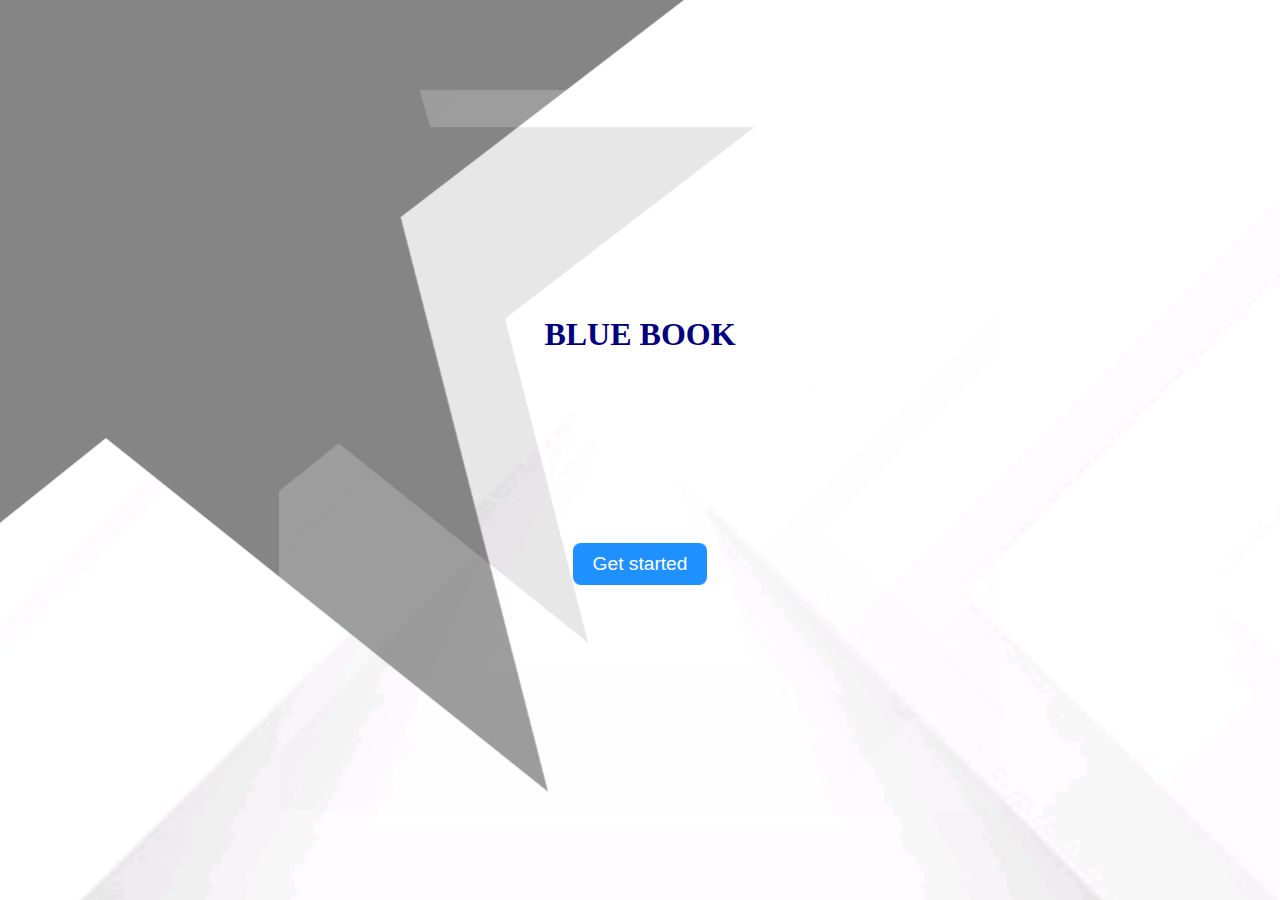
<file: intro.html>
<!DOCTYPE html>
<html lang="en">
<head>
    <meta charset="UTF-8">
    <meta name="viewport" content="width=device-width, initial-scale=1.0">
    <title>Blue Book</title>
    <style>
   
* {
    margin: 0;
    padding: 0;
    box-sizing: border-box;
}

.container {
    position: relative;
    width: 100%;
    height: 100vh;
    background: url("images/star.jpg");
    background-position: center;
    background-repeat: no-repeat;
    background-size: cover;
    display: flex;
    flex-direction: column;
    justify-content: center;
    align-items: center;
}


.background-star {
    position: absolute;
    width: 80%;
    height: 80%;
    background: url('images/star.jpg') no-repeat center;
    background-size: contain;
    opacity: 0.2;
}


.title {
    font-size: 2rem;
    font-weight: bold;
    color: navy;
    z-index: 1;
}

.get-started {
    margin-top: 190px;
    padding: 10px 20px;
    font-size: 1.2rem;
    color: white;
    background-color: dodgerblue;
    border: none;
    border-radius: 8px;
    cursor: pointer;
    transition: 0.3s;
    z-index: 1;
}

.get-started:hover {
    background-color: deepskyblue;
}

@media (max-width: 768px) {
    .title {
        font-size: 1.5rem;
    }

    .get-started {
        font-size: 1rem;
        padding: 8px 16px;
    }
}
    </style>
</head>
<body>
    <div class="container">
        <div class="background-star"></div>
        <h1 class="title">BLUE BOOK</h1>
        <button class="get-started">Get started</button>
    </div>
    <script>
        document.querySelector(".get-started").addEventListener("click", function() {
            window.location.href = "base/signup.html";
        });
    </script>
</body>
</html>
</file>
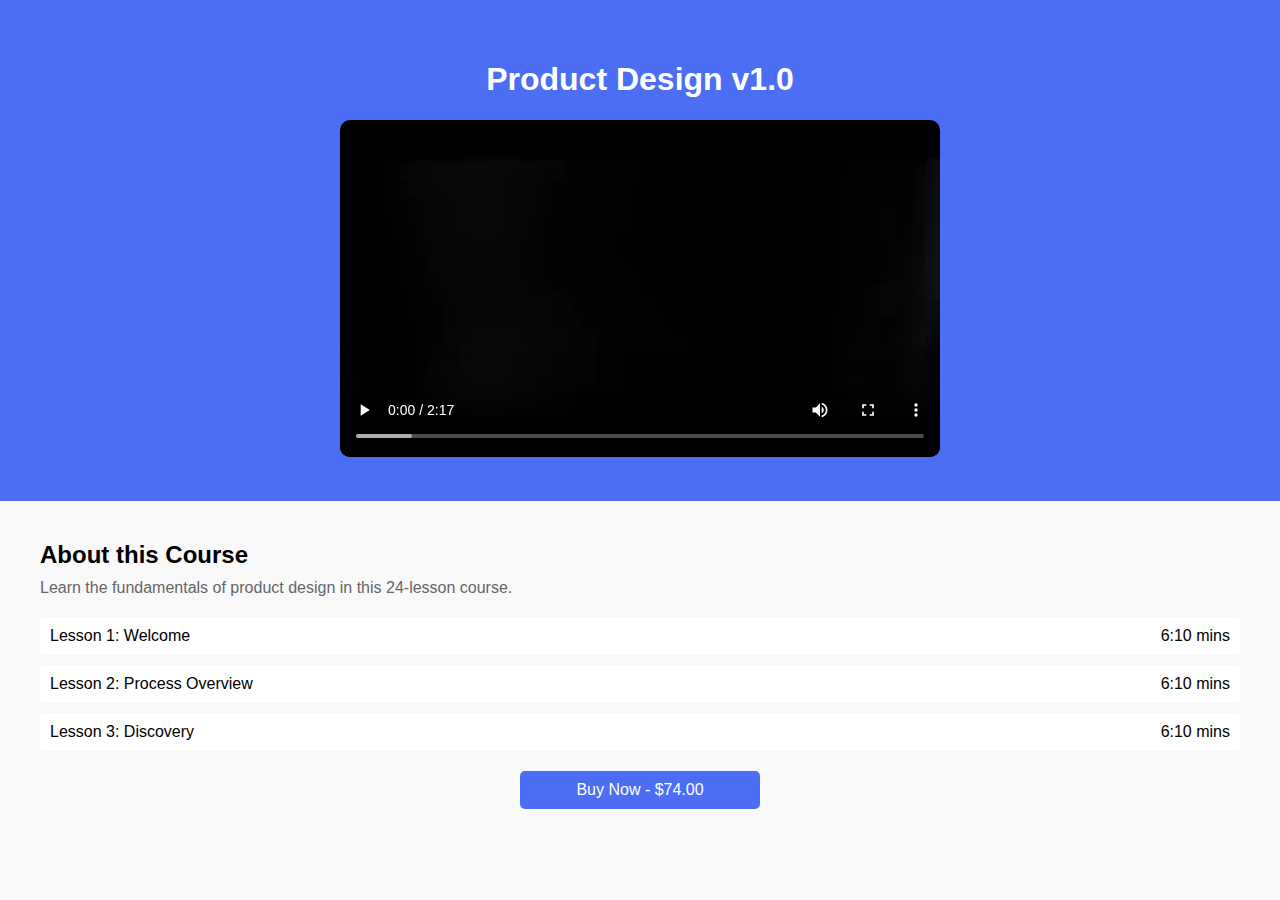
<file: base/course-detail.html>
<!DOCTYPE html>
<html lang="en">
<head>
  <meta charset="UTF-8">
  <meta name="viewport" content="width=device-width, initial-scale=1.0">
  <title>Course Details</title>
  <style>
    body {
      font-family: Arial, sans-serif;
      margin: 0;
      padding: 0;
      background-color: #f9f9f9;
    }

    .video-container {
      background: #4c6ef5;
      padding: 20px;
      color: white;
      text-align: center;
    }

    .video-container video {
      width: 100%;
      max-width: 600px;
      border-radius: 10px;
    }

    .details {
      padding: 20px;
      border-top-right-radius: 10px;
      border-top-left-radius: 10px;
    }

    .details h2 {
      margin: 0 0 10px;
      font-size: 24px;
    }

    .details p {
      margin: 0 0 20px;
      color: #666;
      font-size: 16px;
    }

    .lessons {
      list-style: none;
      padding: 0;
    }

    .lessons li {
      background: white;
      margin: 10px 0;
      padding: 10px;
      border-radius: 5px;
      display: flex;
      justify-content: space-between;
      align-items: center;
    }

    .buy-btn {
      display: block;
      margin: 20px auto;
      padding: 10px 20px;
      background: #4c6ef5;
      color: white;
      text-align: center;
      border-radius: 5px;
      text-decoration: none;
      font-size: 16px;
      max-width: 200px;
    }

    span{
      cursor: pointer;
    }

    @media (min-width: 768px) {
      .video-container {
        padding: 40px;
      }

      .details {
        padding: 40px;
      }
    }
  </style>
</head>
<body>
  <div class="video-container">
    <h1>Product Design v1.0</h1>
    <video controls>
      <source src="../images/XXXTENTACION_-_MOONLIGHT__OFFICIAL_MUSIC_VIDEO_(360p).mp4" type="video/mp4">
      Your browser does not support video.
    </video>
  </div>
  <div class="details">
    <h2>About this Course</h2>
    <p>Learn the fundamentals of product design in this 24-lesson course.</p>
    <ul class="lessons">
      <li>
        <span class="next">Lesson 1: Welcome</span>
        <span>6:10 mins</span>
      </li>
      <li>
        <span class="nxt">Lesson 2: Process Overview</span>
        <span>6:10 mins</span>
      </li>
      <li>
        <span class="net">Lesson 3: Discovery</span>
        <span>6:10 mins</span>
      </li>
    </ul>
    <a href="#" class="buy-btn">Buy Now - $74.00</a>
  </div>
  <script>
    document.querySelector(".buy-btn").addEventListener("click", function() {
        window.location.href = "404.html";
    });

    document.querySelector(".net").addEventListener("click", function() {
        window.location.href = "no-video.html";
    });

    document.querySelector(".nxt").addEventListener("click", function() {
        window.location.href = "no-video.html";
    });

    document.querySelector(".next").addEventListener("click", function() {
      window.location.href = "no-video.html";
  });
</script>
</body>
</html>
</file>
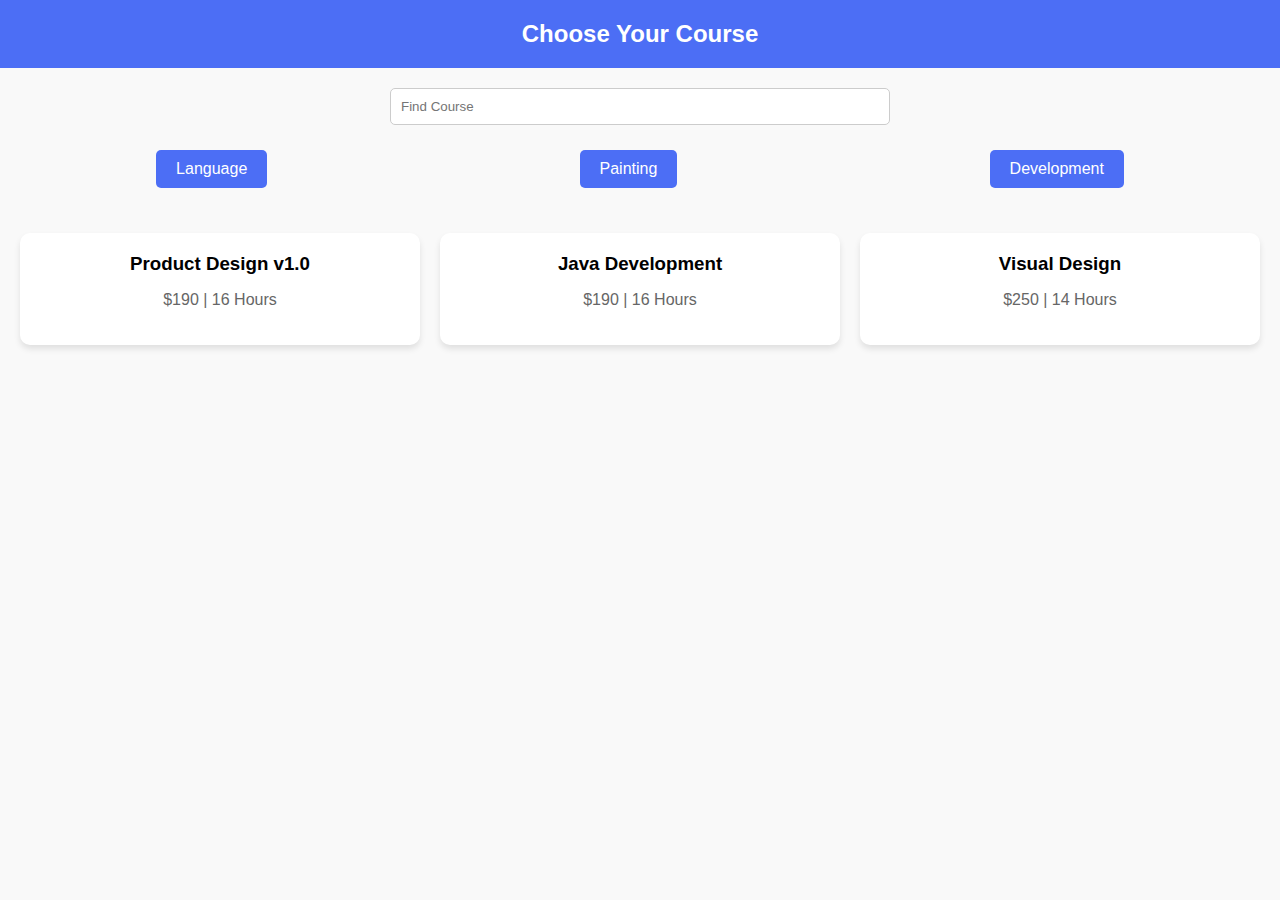
<file: base/course-select.html>
<!DOCTYPE html>
<html lang="en">
<head>
  <meta charset="UTF-8">
  <meta name="viewport" content="width=device-width, initial-scale=1.0">
  <title>Course Selection</title>
  <style>
    body {
      font-family: Arial, sans-serif;
      margin: 0;
      padding: 0;
      background-color: #f9f9f9;
    }

    header {
      padding: 20px;
      text-align: center;
      font-size: 24px;
      font-weight: bold;
      background-color: #4c6ef5;
      color: white;
    }

    .search-bar {
      display: flex;
      justify-content: center;
      margin: 20px;
    }

    .search-bar input {
      width: 90%;
      max-width: 500px;
      padding: 10px;
      border: 1px solid #ccc;
      border-radius: 5px;
    }

    .categories {
      display: flex;
      justify-content: space-around;
      margin: 20px 0;
      flex-wrap: wrap;
    }

    .categories div {
      background-color: #4c6ef5;
      color: white;
      padding: 10px 20px;
      border-radius: 5px;
      cursor: pointer;
      margin: 5px;
    }

    .courses {
      display: grid;
      grid-template-columns: repeat(auto-fit, minmax(280px, 1fr));
      gap: 20px;
      padding: 20px;
    }

    .course-card {
      background: white;
      border-radius: 10px;
      box-shadow: 0 4px 6px rgba(0, 0, 0, 0.1);
      padding: 20px;
      text-align: center;
    }

    .course-card h3 {
      margin: 0 0 10px;
    }

    h3{
      cursor: pointer;
    }

    .course-card p {
      color: #666;
    }
  </style>
</head>
<body>
  <header>Choose Your Course</header>
  <div class="search-bar">
    <input type="search" placeholder="Find Course">
  </div>
  <div class="categories">
    <div>Language</div>
    <div>Painting</div>
    <div>Development</div>
  </div>
  <div class="courses">
    <div class="course-card">
      <h3 class="next">Product Design v1.0</h3>
      <p>$190 | 16 Hours</p>
    </div>
    <div class="course-card">
      <h3>Java Development</h3>
      <p>$190 | 16 Hours</p>
    </div>
    <div class="course-card">
      <h3>Visual Design</h3>
      <p>$250 | 14 Hours</p>
    </div>
  </div>
  <script>
    document.querySelector(".next").addEventListener("click", function() {
        window.location.href = "course-detail.html";
    });
</script>
</body>
</html>
</file>
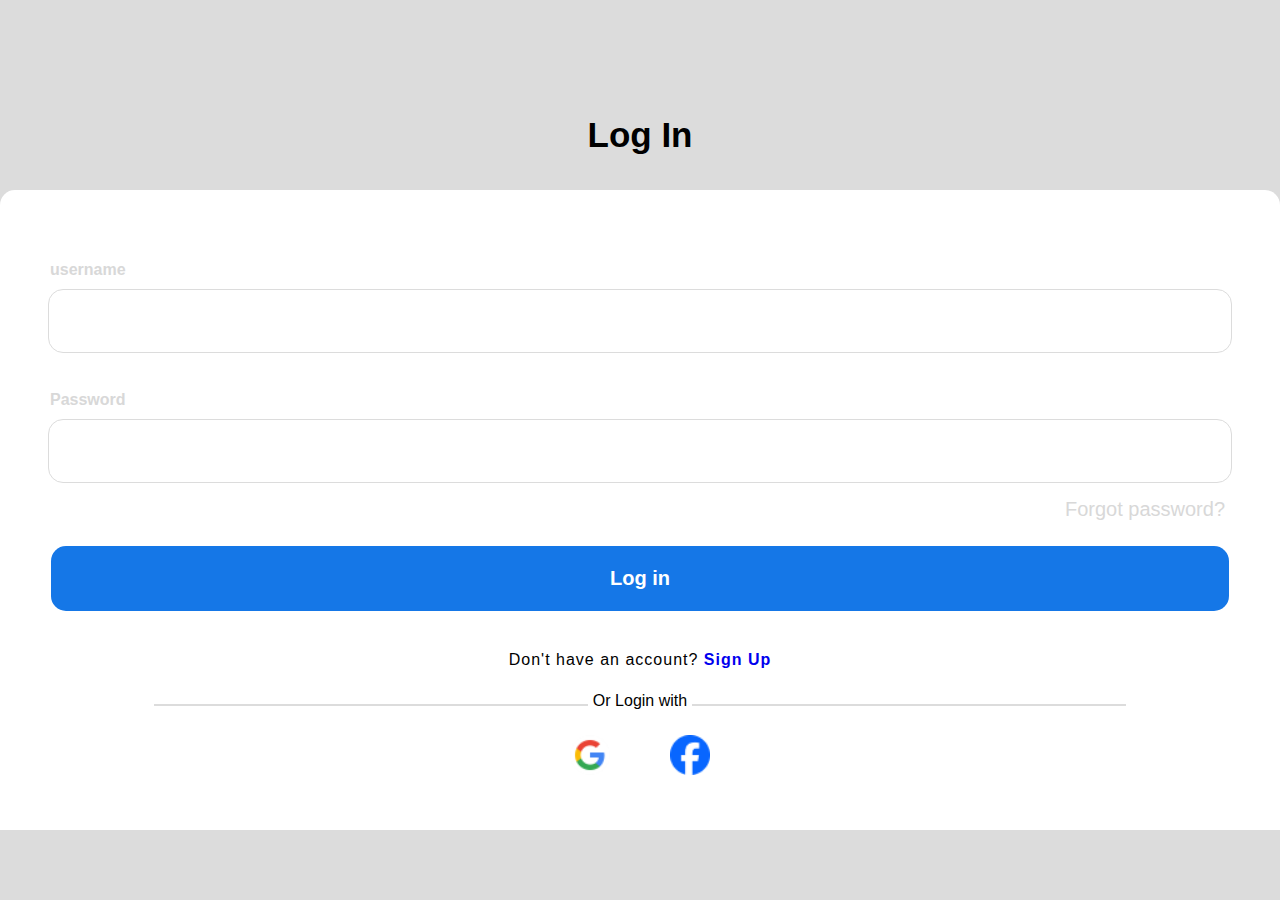
<file: base/login.html>
<!DOCTYPE html>
<html lang="en">
<head>
    <meta charset="UTF-8">
    <meta name="viewport" content="width=device-width, initial-scale=1.0">
    <title>Blue Book | Login</title>
    <link rel="stylesheet" href="../styles/login.css">
</head>
<script>
    function signUp() {
        let name = document.getElementById("username").value;
        let email = document.getElementById("email").value;
        let password = document.getElementById("password").value;

        if (name.trim() === "" || password.trim() === "") {
            alert("Please fill in all fields.");
            return;
        }

        // Store only the name in localStorage for the dashboard display
        localStorage.setItem("userName", name);

        // Redirect to the dashboard
        window.location.href = "index.html";
    }
</script>
</script>
<body>
    <header class="header">
        <p class="logo"><br><br><strong>Log In</strong></p>
    </header>
    <main>
        <br><br>
        <form method="post">
            <label for="username">username</label>
            <input type="text" name="username" id="username" required>
            <br>
            <br>

            <label for="password">Password</label>
            <input type="password" name="password" id="password" required>
            <br>

            <div class="forgot-password">Forgot password?</div><br>

            <button type="submit">Log in</button>
        </form>

        <div class="create-account">Don't have an account? <span><a class="next" href="#">Sign Up</a></span></div>

        <div class="or">
            <div class="line"></div> Or Login with <div class="line"></div>
        </div>

        <div class="other-login">
            <a href="https://google.com/"><img src="../assets/gmail.png" alt="google"></a>
            <a href="https://facebook.com/"><img src="../assets/facebook.png" alt="facebook"></a>
        </div>
    </main>
    <script>
        document.querySelector(".next").addEventListener("click", function() {
            window.location.href = "signup.html";
        });
    </script>
</body>
</html>
</file>
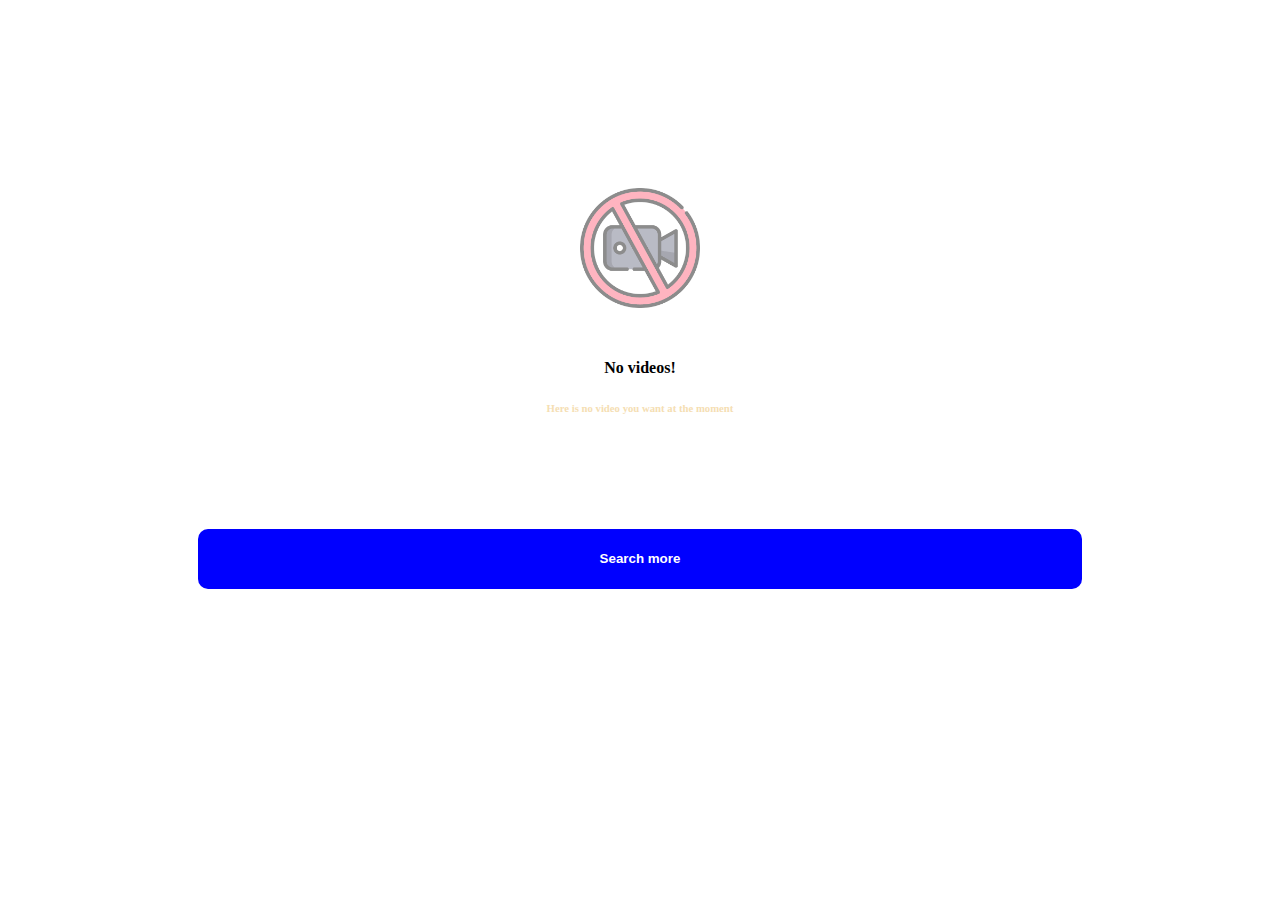
<file: base/no-video.html>
<!DOCTYPE html>

<html>
<head>
  <meta http-equiv="CONTENT-TYPE" content="text/html; charset=UTF-8">
  <title>no video!</title>
  <style>
  body{
    background: #fff;
    color: #000;
  }
  .container{
    width: 100%;
    height: 100vh;
    background: transparent;
    text-align: center;
  }
  h1{
    font-size: 16px;
  }
  h6{
    color: wheat;
  }
  
  button{
    width: 70%;
    height: 60px;
    border: none;
    background: blue;
    border-radius: 10px;
    color: #fff;
    font-weight: 600;
    cursor: pointer;
    transition: .5s ease-in-out;
  }
  button:hover{
    background: skyblue;
    color: #000;
    font-size: 15px;
  }

  img{
    height: 120px;
    width: 120px;
    opacity: 45%;
  }
  </style>
</head>
<body>
  <body>
    
    <div class="container">
      <br>
      <br>
      <br>
      <br>
      <br>
      <br>
      <br>
      <br>
      <br>
      <br>      
      <img src="no-videos.png">
      <br>
      <br>
      <br>
      <h1>No videos!</h1>
      <h6>Here is no video you want at the moment</h6>
      <br>
      <br>
      <br>
      <br>
      <br>
      <button type="submit">Search more</button>
    </div>
  </body>
</body>
</html>
</file>
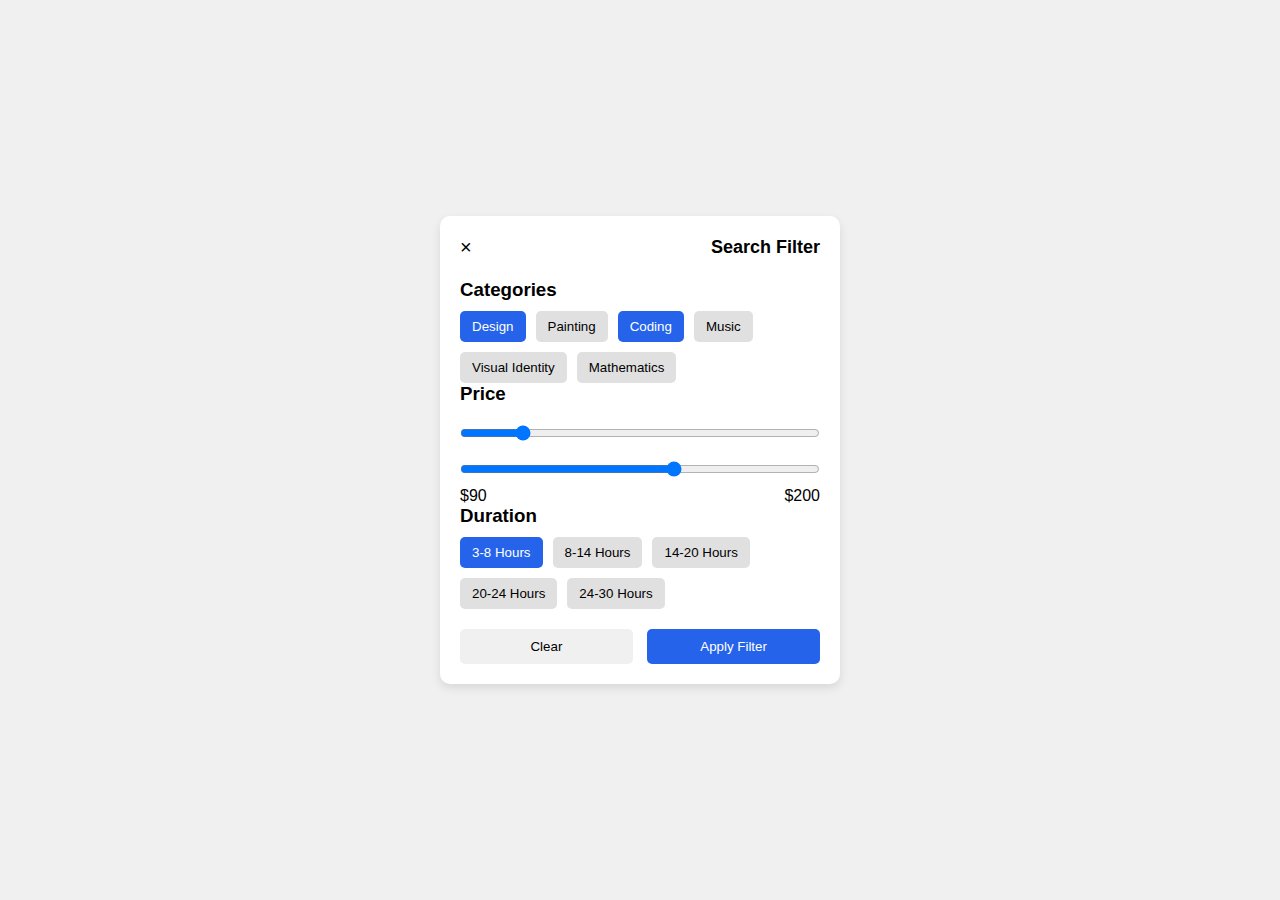
<file: base/search-filter.html>
<!DOCTYPE html>
<html lang="en">
<head>
    <meta charset="UTF-8">
    <meta name="viewport" content="width=device-width, initial-scale=1.0">
    <title>Search Filter</title>
    <style>
    * {
    margin: 0;
    padding: 0;
    box-sizing: border-box;
    font-family: 'Arial', sans-serif;
}

body {
    display: flex;
    justify-content: center;
    align-items: center;
    height: 100vh;
    background-color: #f0f0f0;
}

.filter-container {
    background: white;
    padding: 20px;
    width: 90%;
    max-width: 400px;
    border-radius: 10px;
    box-shadow: 0 4px 10px rgba(0, 0, 0, 0.1);
}

.filter-header {
    display: flex;
    justify-content: space-between;
    align-items: center;
    margin-bottom: 20px;
}

.close-btn {
    font-size: 20px;
    cursor: pointer;
}

h2 {
    font-size: 18px;
}

.filter-section h3 {
    margin-bottom: 10px;
}

.categories, .durations {
    display: flex;
    flex-wrap: wrap;
    gap: 10px;
}

.category, .duration {
    padding: 8px 12px;
    border: none;
    border-radius: 5px;
    background: #e0e0e0;
    cursor: pointer;
    transition: 0.3s;
}

.category.active, .duration.active {
    background: #2563eb;
    color: white;
}

.price-slider {
    display: flex;
    flex-direction: column;
    align-items: center;
    position: relative;
}

.price-slider input {
    width: 100%;
    margin: 10px 0;
}

.price-values {
    display: flex;
    justify-content: space-between;
    width: 100%;
}

.filter-actions {
    display: flex;
    justify-content: space-between;
    margin-top: 20px;
}

.clear-btn, .apply-btn {
    width: 48%;
    padding: 10px;
    border: none;
    cursor: pointer;
    border-radius: 5px;
}

.clear-btn {
    background: #f0f0f0;
}

.apply-btn {
    background: #2563eb;
    color: white;
}
    </style>
</head>
<body>

    <div class="filter-container">
        <div class="filter-header">
            <span class="close-btn">&times;</span>
            <h2>Search Filter</h2>
        </div>

        <div class="filter-section">
            <h3>Categories</h3>
            <div class="categories">
                <button class="category active">Design</button>
                <button class="category">Painting</button>
                <button class="category active">Coding</button>
                <button class="category">Music</button>
                <button class="category">Visual Identity</button>
                <button class="category">Mathematics</button>
            </div>
        </div>

        <div class="filter-section">
            <h3>Price</h3>
            <div class="price-slider">
                <input type="range" min="50" max="300" value="90" id="price-min">
                <input type="range" min="50" max="300" value="200" id="price-max">
                <div class="price-values">
                    <span id="min-value">$90</span>
                    <span id="max-value">$200</span>
                </div>
            </div>
        </div>

        <div class="filter-section">
            <h3>Duration</h3>
            <div class="durations">
                <button class="duration active">3-8 Hours</button>
                <button class="duration">8-14 Hours</button>
                <button class="duration">14-20 Hours</button>
                <button class="duration">20-24 Hours</button>
                <button class="duration">24-30 Hours</button>
            </div>
        </div>

        <div class="filter-actions">
            <button class="clear-btn">Clear</button>
            <button class="apply-btn">Apply Filter</button>
        </div>
    </div>

    <script>
    document.addEventListener("DOMContentLoaded", function () {
    // Toggle category selection
    document.querySelectorAll(".category").forEach(button => {
        button.addEventListener("click", () => {
            button.classList.toggle("active");
        });
    });

    // Toggle duration selection
    document.querySelectorAll(".duration").forEach(button => {
        button.addEventListener("click", () => {
            document.querySelectorAll(".duration").forEach(btn => btn.classList.remove("active"));
            button.classList.add("active");
        });
    });

    // Price range slider functionality
    const minPrice = document.getElementById("price-min");
    const maxPrice = document.getElementById("price-max");
    const minValueDisplay = document.getElementById("min-value");
    const maxValueDisplay = document.getElementById("max-value");

    minPrice.addEventListener("input", () => {
        if (parseInt(minPrice.value) >= parseInt(maxPrice.value)) {
            minPrice.value = maxPrice.value - 10;
        }
        minValueDisplay.innerText = `$${minPrice.value}`;
    });

    maxPrice.addEventListener("input", () => {
        if (parseInt(maxPrice.value) <= parseInt(minPrice.value)) {
            maxPrice.value = parseInt(minPrice.value) + 10;
        }
        maxValueDisplay.innerText = `$${maxPrice.value}`;
    });

    // Clear button functionality
    document.querySelector(".clear-btn").addEventListener("click", () => {
        document.querySelectorAll(".category, .duration").forEach(button => button.classList.remove("active"));
        minPrice.value = 90;
        maxPrice.value = 200;
        minValueDisplay.innerText = "$90";
        maxValueDisplay.innerText = "$200";
    });
});

     document.querySelector(".apply-btn").addEventListener("click", function() {
            window.location.href = "index.html";
        });
    </script>
</body>
</html>
</file>
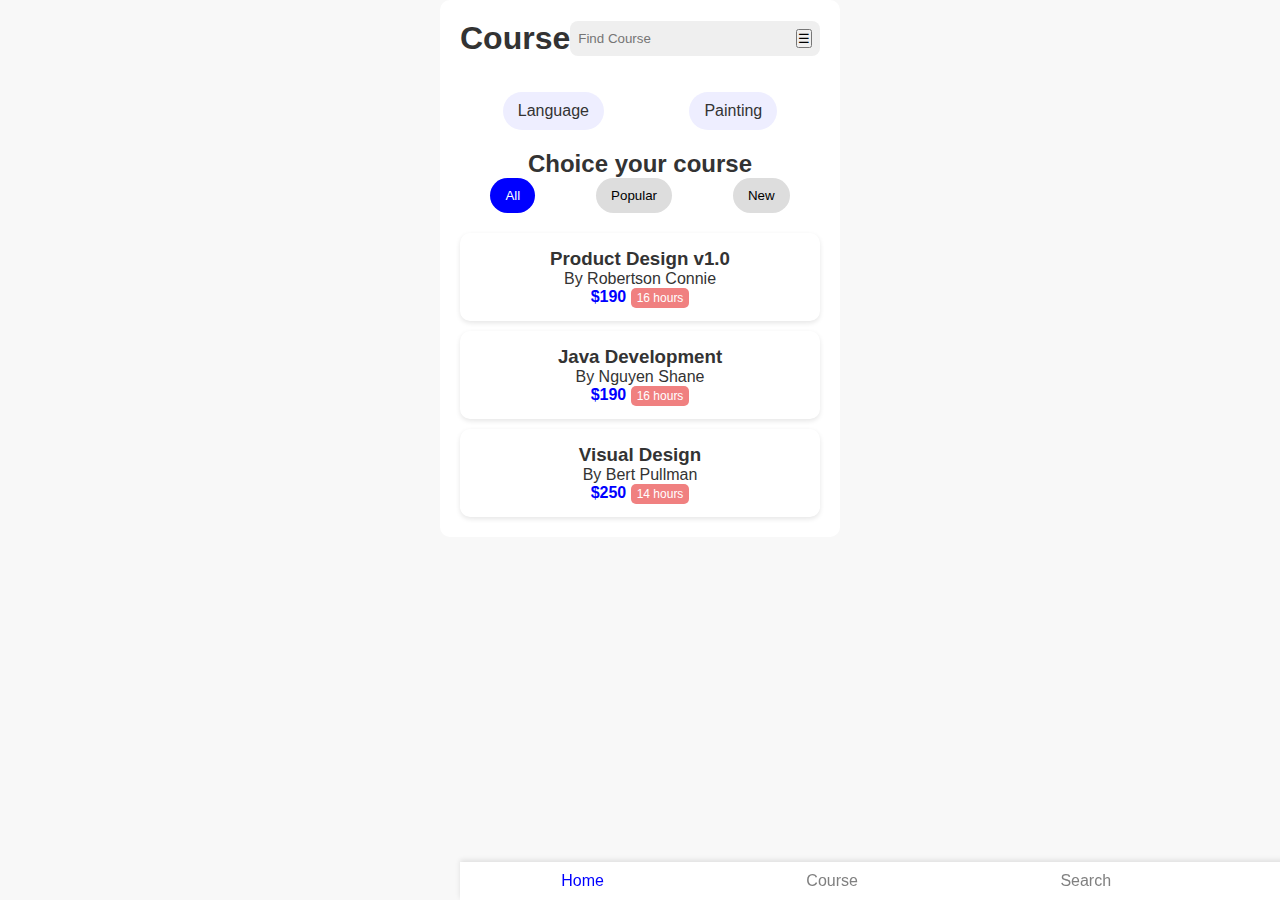
<file: base/second-main.html>
<!DOCTYPE html>
<html lang="en">
<head>
    <meta charset="UTF-8">
    <meta name="viewport" content="width=device-width, initial-scale=1.0">
    <title>Online Learning App</title>
    <style>
  * {
    margin: 0;
    padding: 0;
    box-sizing: border-box;
    font-family: Arial, sans-serif;
}

body {
    background-color: #f8f8f8;
    color: #333;
    text-align: center;
}

.container {
    max-width: 400px;
    margin: auto;
    background: white;
    padding: 20px;
    border-radius: 10px;
}

header {
    display: flex;
    justify-content: space-between;
    align-items: center;
    padding-bottom: 15px;
}

.search-bar {
    display: flex;
    width: 100%;
    background: #efefef;
    padding: 8px;
    border-radius: 8px;
}

.search-bar input {
    flex: 1;
    border: none;
    background: none;
    outline: none;
}

.categories {
    display: flex;
    justify-content: space-around;
    margin: 20px 0;
}

.category {
    background: #eef;
    padding: 10px 15px;
    border-radius: 20px;
    cursor: pointer;
}

.filters {
    display: flex;
    justify-content: space-around;
    margin-bottom: 20px;
}

.filter-btn {
    background: #ddd;
    border: none;
    padding: 10px 15px;
    border-radius: 20px;
    cursor: pointer;
}

.filter-btn.active {
    background: blue;
    color: white;
}

.course-list {
    display: flex;
    flex-direction: column;
    gap: 10px;
}

.course {
    background: #fff;
    padding: 15px;
    border-radius: 10px;
    box-shadow: 0 2px 5px rgba(0, 0, 0, 0.1);
}

.price {
    color: blue;
    font-weight: bold;
}

.duration {
    background: lightcoral;
    padding: 3px 6px;
    border-radius: 5px;
    font-size: 12px;
    color: white;
}

.bottom-nav {
    display: flex;
    justify-content: space-around;
    position: fixed;
    bottom: 0;
    width: 100%;
    background: white;
    padding: 10px 0;
    box-shadow: 0 -2px 5px rgba(0, 0, 0, 0.1);
}

.bottom-nav a {
    text-decoration: none;
    color: gray;
}

.bottom-nav a.active {
    color: blue;
}
  </style>
</head>
<body>
    <div class="container">
        <header>
            <h1>Course</h1>
            <div class="search-bar">
                <input type="search" id="search" placeholder="Find Course">
                <button id="filter-btn">☰</button>
            </div>
        </header>

        <section class="categories">
            <div class="category">Language</div>
            <div class="category">Painting</div>
        </section>

        <section class="courses">
            <h2>Choice your course</h2>
            <div class="filters">
                <button class="filter-btn active" data-filter="all">All</button>
                <button class="filter-btn" data-filter="popular">Popular</button>
                <button class="filter-btn" data-filter="new">New</button>
            </div>

            <div class="course-list">
                <div class="course" data-category="popular">
                    <h3>Product Design v1.0</h3>
                    <p>By Robertson Connie</p>
                    <span class="price">$190</span>
                    <span class="duration">16 hours</span>
                </div>
                <div class="course" data-category="new">
                    <h3>Java Development</h3>
                    <p>By Nguyen Shane</p>
                    <span class="price">$190</span>
                    <span class="duration">16 hours</span>
                </div>
                <div class="course" data-category="popular">
                    <h3>Visual Design</h3>
                    <p>By Bert Pullman</p>
                    <span class="price">$250</span>
                    <span class="duration">14 hours</span>
                </div>
            </div>
        </section>

        <nav class="bottom-nav">
            <a href="#" class="active">Home</a>
            <a href="#">Course</a>
            <a href="#">Search</a>
            <a href="#">Message</a>
            <a href="#">Account</a>
        </nav>
    </div>

    <script>
  document.addEventListener("DOMContentLoaded", function () {
    const filterButtons = document.querySelectorAll(".filter-btn");
    const courses = document.querySelectorAll(".course");

    filterButtons.forEach(button => {
        button.addEventListener("click", function () {
            document.querySelector(".filter-btn.active").classList.remove("active");
            this.classList.add("active");

            const filter = this.getAttribute("data-filter");

            courses.forEach(course => {
                if (filter === "all" || course.getAttribute("data-category") === filter) {
                    course.style.display = "block";
                } else {
                    course.style.display = "none";
                }
            });
        });
    });
});
  </script>
</body>
</html>
</file>
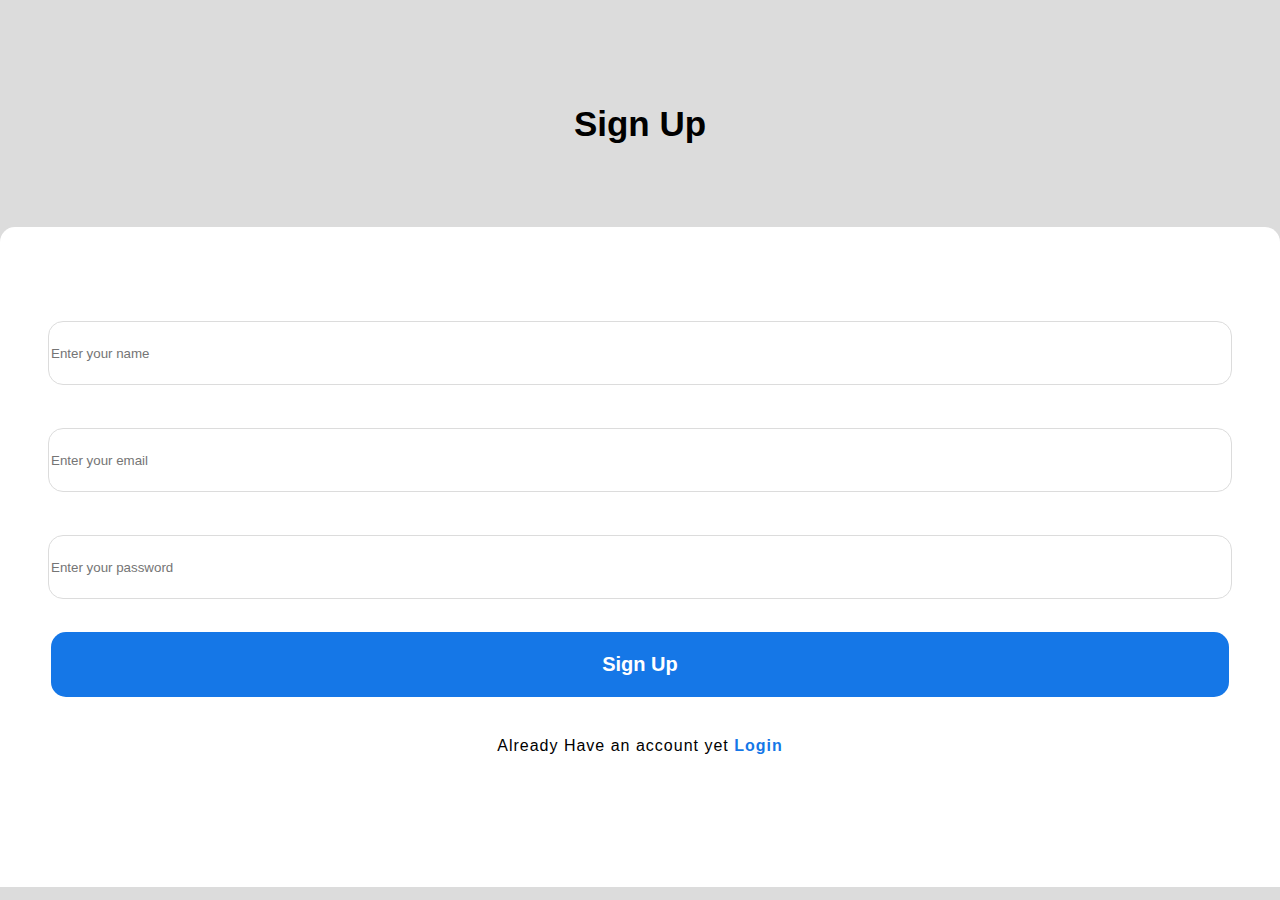
<file: base/signup.html>
<!DOCTYPE html>
<html lang="en">
<head>
    <meta charset="UTF-8">
    <meta name="viewport" content="width=device-width, initial-scale=1.0">
    <title>Sign Up</title>
    <style>
        body{
            background: gainsboro;
            font-family: Arial, sans-serif;
            margin: 0;
            padding: 0;
        }
        
        .header{
            width: 100%;
            height: 25%;
            color: #000;
        }
        
        .header h2{
            font-size: 35px;
            justify-content: center;
            text-align: center;
            margin-top: 50px;
        }
        
        main{
            height: 645px;
            background: #fff;
            border: none;
            border-top-left-radius: 15px;
            border-top-right-radius: 15px;
            justify-content: center;
            text-align: center;
            align-items: center;
            padding: 15px 20px 0;
        }
        
        label{
            font-family: 'poppins', sans-serif;
            color: rgb(216, 216, 216);
            display: block;
            font-weight: bold;
            float: left;
            margin-left: 30px;
            margin-top: 20px;
            margin-bottom: 10px;
        }
        
        input{
            margin-top: 25px;
            width: 95%;
            height: 60px;
            border: 1px solid gainsboro;
            border-radius: 15px;
        }
        
        input:hover{
            border: 1px solid gainsboro;
        }
        
        .forgot-password{
            float: right;
            margin-top: 15px;
            margin-bottom: 10px;
            margin-right: 35px;
            color: rgb(216, 216, 216);
            font-size: 20px;
            cursor: pointer;
            transition: .5s ease-in-out;
        }
        
        .forgot-password:hover{
            color: #1577e7;
        }
        
        button{
            width: 95%;
            height: 65px;
            margin-top: 15px;
            border: none;
            border-radius: 15px;
            outline: none;
            font-size: 20px;
            font-weight: bold;
            color: white;
            background: #1577e7;
            cursor: pointer;
            transition: .5s ease-in-out;
        }
        
        button:hover{
            color: #000;
            background: #3588e7;
        }
        
        .create-account{
            margin-top: 40px;
            letter-spacing: 1px;
            font-family: Arial, sans-serif;
        }
        
        .create-account span{
            font-family: Arial, sans-serif;
            font-weight: bold;
            color: #1577e7;
            cursor: pointer;
            margin-bottom: 15px;
            transition: .5s ease-in-out;
        }
        
        .create-account span:hover{
            color: black;
        }
        
        .or{
            margin-top: 5px;
            margin-bottom: 5px;
        }
        
        .other-login{
            text-align: center;
            color: gainsboro;
            margin-top: 20px;
            display: inline-flex;
            white-space: nowrap;
            overflow: hidden;
            gap: 60px;
        }
        
        a{
            text-decoration: none;
        }
        
        .other-login img{
            width: 40px;
            height: 40px;
        }
        
        .line{
            width: 35%;
            height: 2px;
            background: gainsboro;
            display: inline-flex;
            white-space: nowrap;
            overflow: hidden;
            justify-content: space-between;
            margin-top: 30px;
        }
        
        @media (max_width: 600px) {
        
            .header{
                justify-content: baseline;
                position: relative;
                float: left;
            }
        
            .line{
                width: 10%;
            }
        }
    </style>
    <script>
        function signUp() {
            let name = document.getElementById("username").value;
            let email = document.getElementById("email").value;
            let password = document.getElementById("password").value;

            if (name.trim() === "" || email.trim() === "" || password.trim() === "") {
                alert("Please fill in all fields.");
                return;
            }

            // Store only the name in localStorage for the dashboard display
            localStorage.setItem("userName", name);

            // Redirect to the dashboard
            window.location.href = "success.html";
        }
    </script>
</head>
<body>
    <header class="header">
        <br>
        <br>
        <br>
        <center><h2>Sign Up</h2></center>
    </header>
    <br>
    <br>
    <br>
   <main>
    <br>
    <br>
    <br>
    <input type="text" id="username" placeholder="Enter your name"><br><br>
    <input type="email" id="email" placeholder="Enter your email"><br><br>
    <input type="password" id="password" placeholder="Enter your password"><br><br>
    <button onclick="signUp()">Sign Up</button>
    <div class="create-account">Already Have an account yet <span class="btn">Login</span></div>
   </main>
   
</body>
<script>
    document.querySelector(".btn").addEventListener("click", function() {
        window.location.href = "login.html";
    });
</script>
</html>
</file>
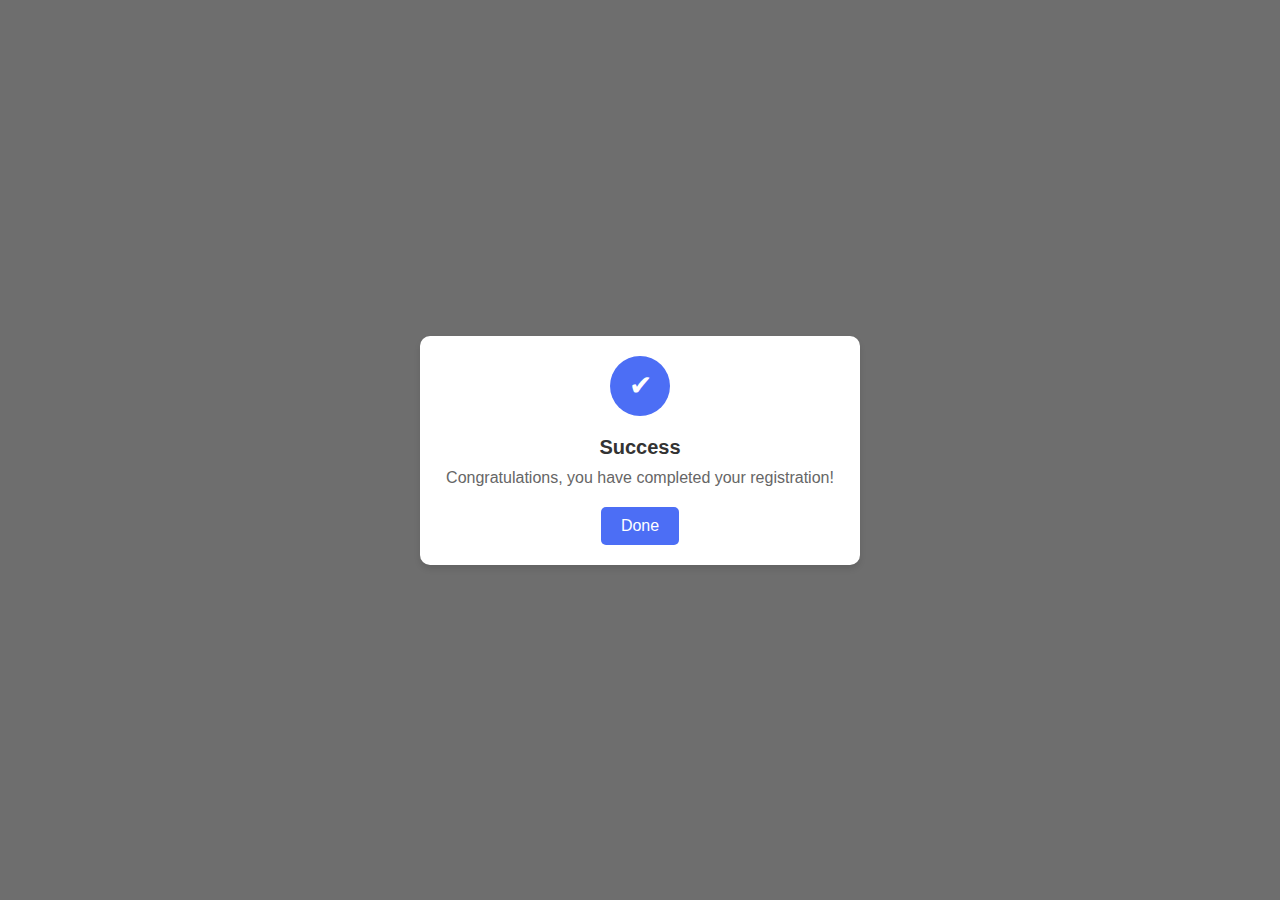
<file: base/success.html>
<!DOCTYPE html>
<html lang="en">
<head>
  <meta charset="UTF-8">
  <meta name="viewport" content="width=device-width, initial-scale=1.0">
  <title>Success Screen</title>
  <style>
    body {
      display: flex;
      justify-content: center;
      align-items: center;
      height: 100vh;
      margin: 0;
      background-color: #6e6e6e;
      font-family: Arial, sans-serif;
    }

    .modal {
      background: white;
      width: 80%;
      max-width: 400px;
      padding: 20px;
      border-radius: 10px;
      box-shadow: 0 4px 6px rgba(0, 0, 0, 0.1);
      text-align: center;
    }

    .modal .icon {
      background: #4c6ef5;
      color: white;
      width: 60px;
      height: 60px;
      margin: 0 auto 20px;
      border-radius: 50%;
      display: flex;
      justify-content: center;
      align-items: center;
      font-size: 28px;
    }

    .modal h2 {
      margin: 0 0 10px;
      font-size: 20px;
      color: #333;
    }

    .modal p {
      margin: 0 0 20px;
      color: #666;
      font-size: 16px;
    }

    .modal button {
      background: #4c6ef5;
      color: white;
      border: none;
      padding: 10px 20px;
      border-radius: 5px;
      font-size: 16px;
      cursor: pointer;
      width: 100%;
    }

    @media (min-width: 768px) {
      .modal button {
        width: auto;
      }
    }
  </style>
</head>
<body>
  <div class="modal">
    <div class="icon">✔</div>
    <h2>Success</h2>
    <p>Congratulations, you have completed your registration!</p>
    <button class="btn">Done</button>
  </div>
</body>
<script>
    document.querySelector(".btn").addEventListener("click", function() {
            window.location.href = "index.html";
        });
</script>
</html>
</file>
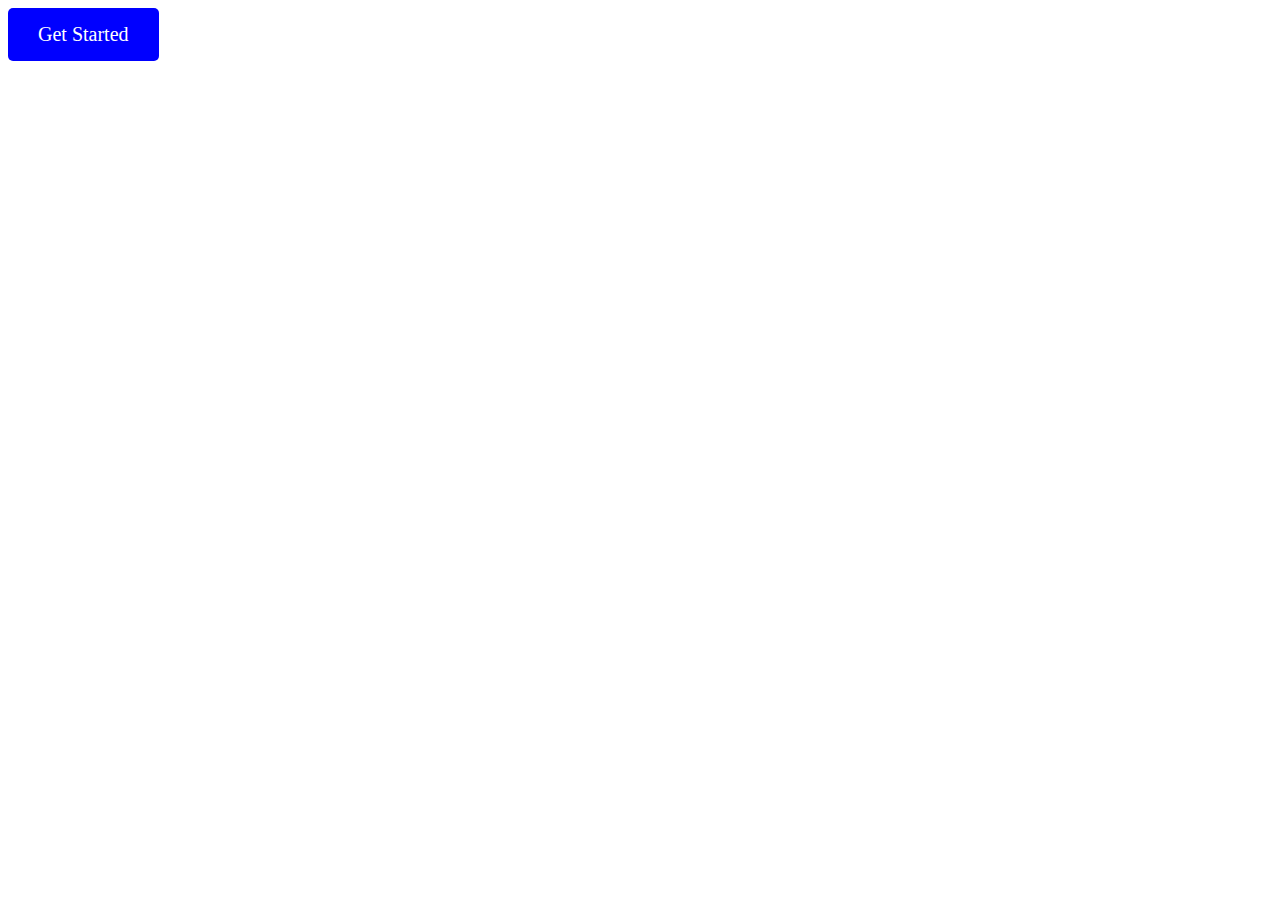
<file: bluebook2/registration/try.html>
<!DOCTYPE html>
<html lang="en">
<head>
    <meta charset="UTF-8">
    <meta name="viewport" content="width=device-width, initial-scale=1.0">
    <title>Button Click</title>
    <style>
        .get-started {
            display: inline-block;
            padding: 15px 30px;
            background-color: blue;
            color: white;
            font-size: 20px;
            text-align: center;
            cursor: pointer;
            border-radius: 5px;
        }
    </style>
</head>
<body>

    <div class="get-started">Get Started</div>

    <script>
        document.querySelector(".get-started").addEventListener("click", function() {
            window.location.href = "../intro.html"; // Replace with the actual URL of the next page
        });
    </script>

</body>
</html>
</file>
<file: styles/login.css>
body{
    background: gainsboro;
    font-family: Arial, sans-serif;
    margin: 0;
    padding: 0;
}

.header{
    width: 100%;
    height: 25%;
    color: #000;
}

.header .logo{
    font-size: 35px;
    justify-content: center;
    text-align: center;
}

main{
    height: 625px;
    background: #fff;
    border: none;
    border-top-left-radius: 15px;
    border-top-right-radius: 15px;
    justify-content: center;
    text-align: center;
    align-items: center;
    padding: 15px 20px 0;
}

label{
    font-family: 'poppins', sans-serif;
    color: rgb(216, 216, 216);
    display: block;
    font-weight: bold;
    float: left;
    margin-left: 30px;
    margin-top: 20px;
    margin-bottom: 10px;
}

input{
    width: 95%;
    height: 60px;
    border: 1px solid gainsboro;
    border-radius: 15px;
}

input:hover{
    border: 1px solid gainsboro;
}

.forgot-password{
    float: right;
    margin-top: 15px;
    margin-bottom: 10px;
    margin-right: 35px;
    color: rgb(216, 216, 216);
    font-size: 20px;
    cursor: pointer;
    transition: .5s ease-in-out;
}

.forgot-password:hover{
    color: #1577e7;
}

button{
    width: 95%;
    height: 65px;
    margin-top: 15px;
    border: none;
    border-radius: 15px;
    outline: none;
    font-size: 20px;
    font-weight: bold;
    color: white;
    background: #1577e7;
    cursor: pointer;
    transition: .5s ease-in-out;
}

button:hover{
    color: #000;
    background: #3588e7;
}

.create-account{
    margin-top: 40px;
    letter-spacing: 1px;
    font-family: Arial, sans-serif;
}

.create-account span{
    font-family: Arial, sans-serif;
    font-weight: bold;
    color: #1577e7;
    cursor: pointer;
    margin-bottom: 15px;
    transition: .5s ease-in-out;
}

.create-account span:hover{
    color: black;
}

.or{
    margin-top: 5px;
    margin-bottom: 5px;
}

.other-login{
    text-align: center;
    color: gainsboro;
    margin-top: 20px;
    display: inline-flex;
    white-space: nowrap;
    overflow: hidden;
    gap: 60px;
}

a{
    text-decoration: none;
}

.other-login img{
    width: 40px;
    height: 40px;
}

.line{
    width: 35%;
    height: 2px;
    background: gainsboro;
    display: inline-flex;
    white-space: nowrap;
    overflow: hidden;
    justify-content: space-between;
    margin-top: 30px;
}

@media (max_width: 600px) {

    .header{
        justify-content: baseline;
        position: relative;
        float: left;
    }

    .line{
        width: 10%;
    }
}
</file>
